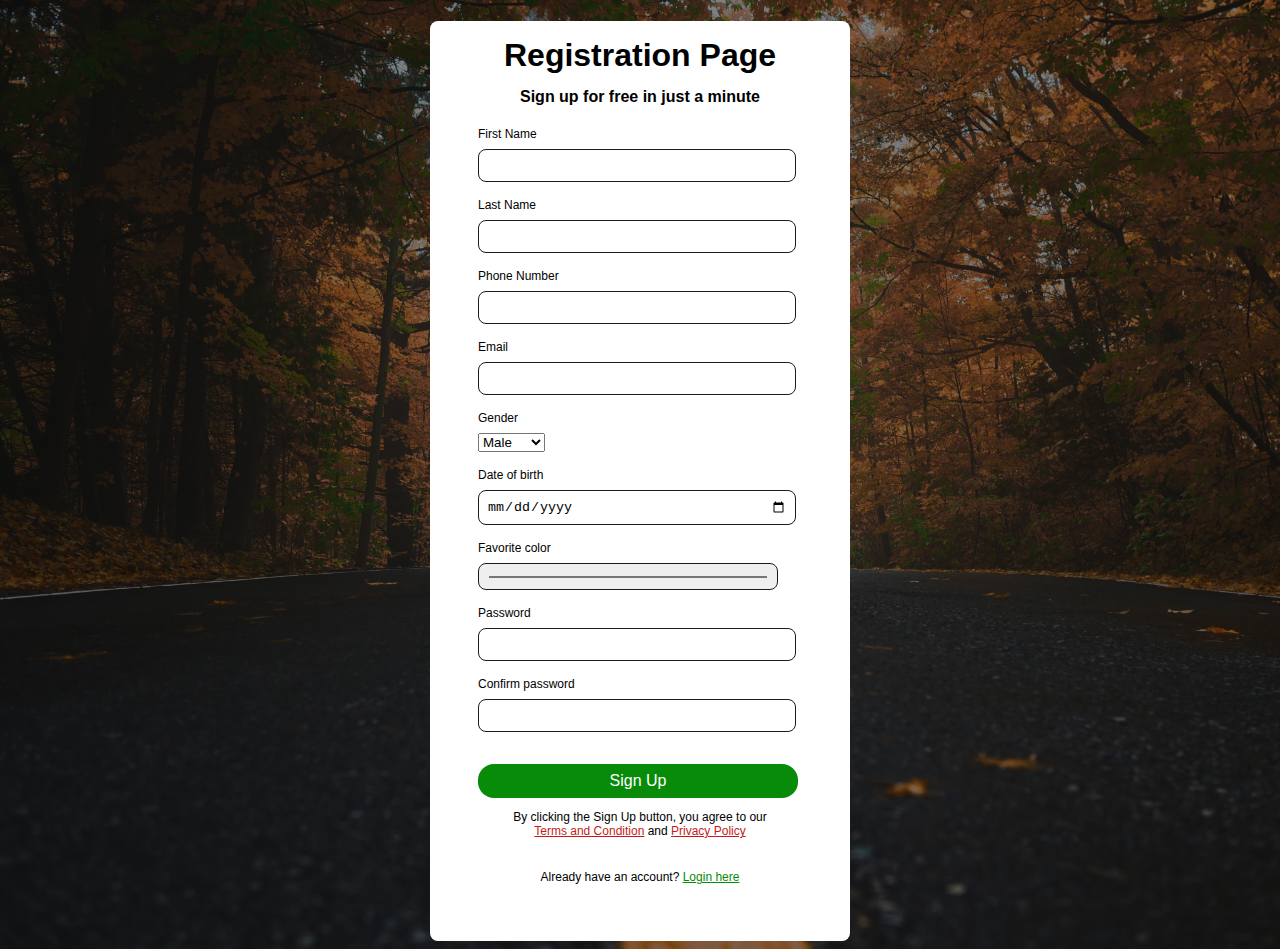
<file: index.html>
<!DOCTYPE html>
<html lang="en">

<head>
  <meta charset="UTF-8">
  <meta http-equiv="X-UA-Compatible" content="IE=edge">
  <meta name="viewport" content="width=device-width, initial-scale=1.0">
  <title>Registration Page</title>
  <link rel="stylesheet" href="style.css">
</head>

<body>
  <div class="signup-box">
    <h1>Registration Page</h1>
    <h4>Sign up for free in just a minute</h4>
    <form action="Successful.html">
      <label for="First Name">First Name</label>
      <input type="text" name="First Name" id="" required>

      <label for="Last Name">Last Name</label>
      <input type="text" name="Last Name" id="" required>

      <label for="Phone number">Phone Number</label>
      <input type="tel" name="Phone Number" id="" required>

      <label for="Email">Email</label>
      <input type="email" name="Email" id="" required>

      <label for="Gender">Gender</label>
      <select name="Gender" id="Gender" required>
        <option value="Male">Male</option>
        <option value="Female">Female</option>
      </select>

      <label for="D.O.B">Date of birth</label>
      <input type="date" min="1960-12-30" max="2022-10-14" name="D.O.B" id="D.O.B" required>

      <label for="Favorite color">Favorite color</label>
      <input type="color" name="Favorite color" id="" required>

      <label for="password">Password</label>
      <input type="password" pattern="(?=.*\d)(?=.*[a-z])(?=.*[A-Z]).{8,}"
        title="Must contain at least one number, one lowercase and one uppercase letter and must be atleast 8 or more characters long,"
        name="password" id="" required>

      <label for="confirm password">Confirm password</label>
      <input type="password" pattern="(?=.*\d)(?=.*[a-z])(?=.*[A-Z]).{8,}"
        title="Must contain at least one number, one lowercase and one uppercase letter and must be atleast 8 or more characters long,"
        name="confirm password" id="" required>

      <input type="submit" class="submit" value="Sign Up">
    </form>

    <p class="TandC">By clicking the Sign Up button, you agree to our <br>
      <a href="#">Terms and Condition</a> and <a href="#">Privacy Policy</a>
    </p>

    <p class="login">Already have an account? <a href="Loginpage.html">Login here</a></p>
  </div>

</body>

</html>
</file>
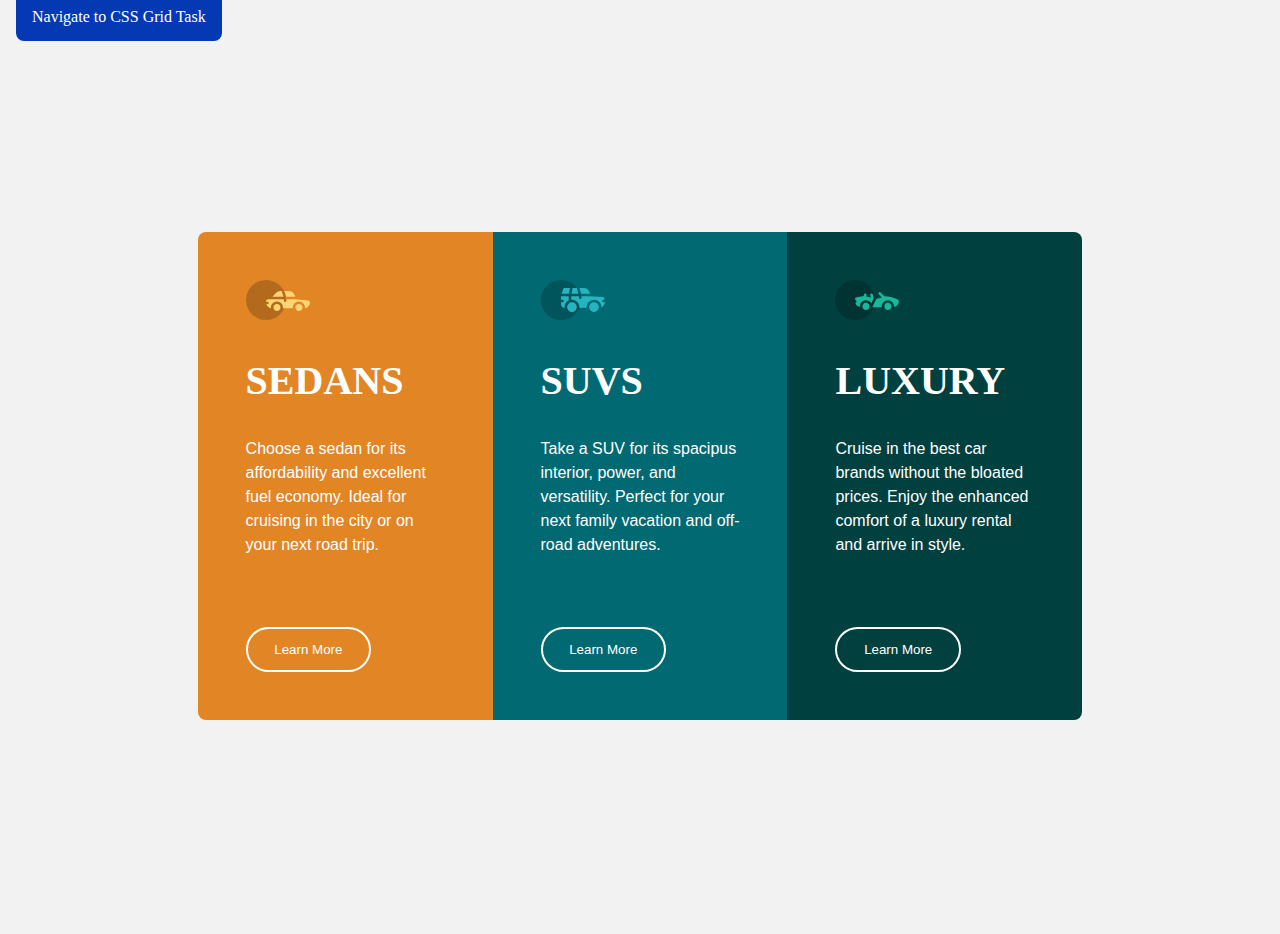
<file: flex.html>
<!DOCTYPE html>
<html lang="en">

<head>
  <meta charset="UTF-8">
  <meta http-equiv="X-UA-Compatible" content="IE=edge">
  <meta name="viewport" content="width=device-width, initial-scale=1.0">
  <title>CSS Flexbox Layout</title>
  <link rel="stylesheet" href="flexgrid.css">
</head>

<body>
  <a id="grid" href="grid.html">Navigate to CSS Grid Task</a>
  <main class="main_content">
    <div class="left_rec">
      <img src="icon-sedans.svg" alt="">
      <h2>SEDANS</h2>
      <P>
        Choose a sedan for its affordability and excellent fuel economy. Ideal for cruising in the city or on your next
        road trip.
      </P>
      <button class="button">Learn More</button>
    </div>

    <div class="centre_rec">
      <img src="icon-suvs.svg" alt="">
      <h2>SUVS</h2>
      <p>
        Take a SUV for its spacipus interior, power, and versatility. Perfect for your next family vacation and off-road
        adventures.
      </p>
      <button class="button">Learn More</button>
    </div>

    <div class="right_rec">
      <img src="icon-luxury.svg" alt="">
      <h2>LUXURY</h2>
      <p>
        Cruise in the best car brands without the bloated prices. Enjoy the enhanced comfort of a luxury rental and
        arrive in style.
      </p>
      <button class=" button">Learn More</button>
  </main>
  </div>
</body>

</html>
</file>
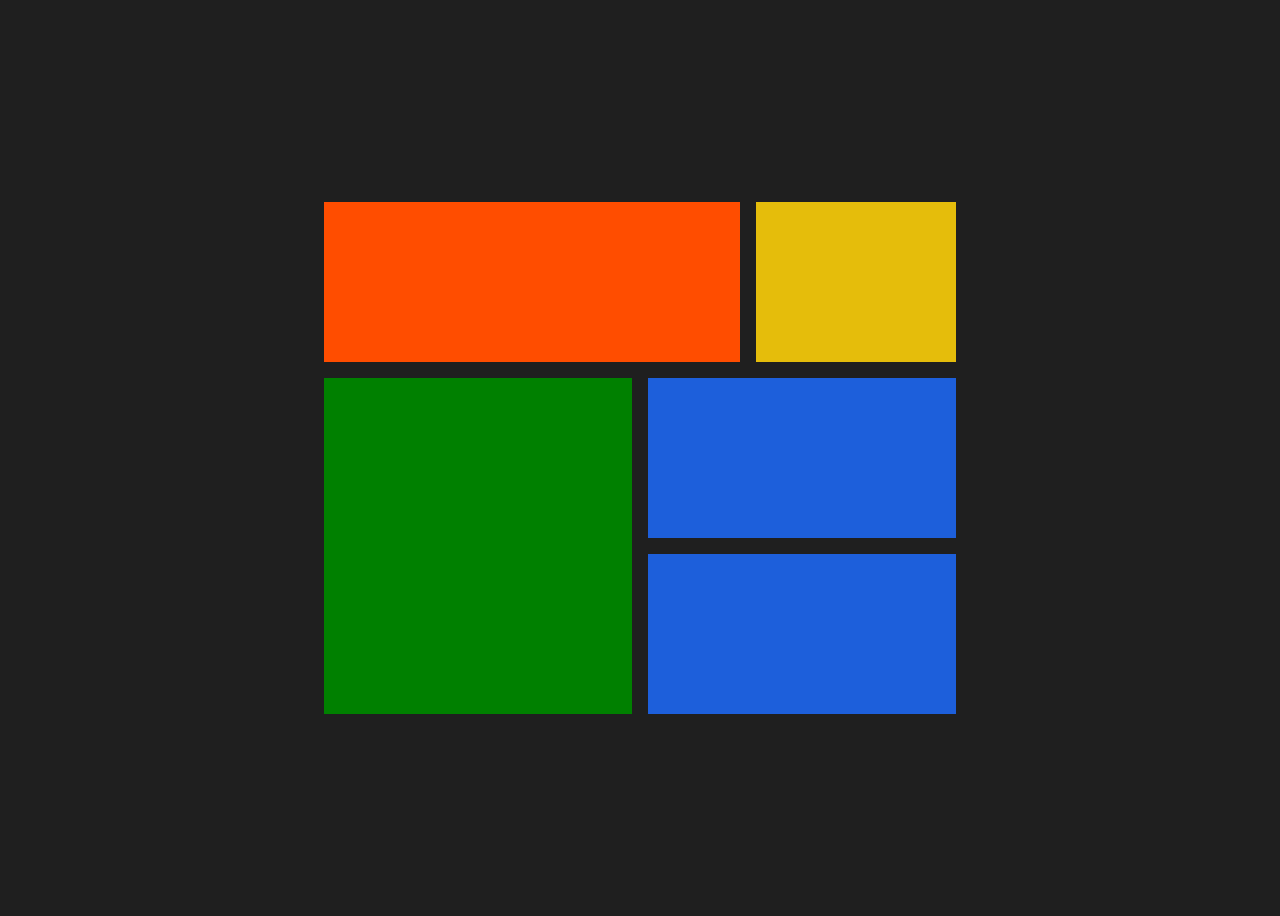
<file: grid.html>
<!DOCTYPE html>
<html lang="en">

<head>
  <meta charset="UTF-8">
  <meta http-equiv="X-UA-Compatible" content="IE=edge">
  <meta name="viewport" content="width=device-width, initial-scale=1.0">
  <title>Grid box</title>
  <link rel="stylesheet" href="grid.css">
</head>

<body>
  <main>
    <div class="box_a"></div>
    <div class="box_b"></div>
    <div class="box_c"></div>
    <div class="box_d"></div>
    <div class="box_e"></div>
  </main>
</body>

</html>
</file>
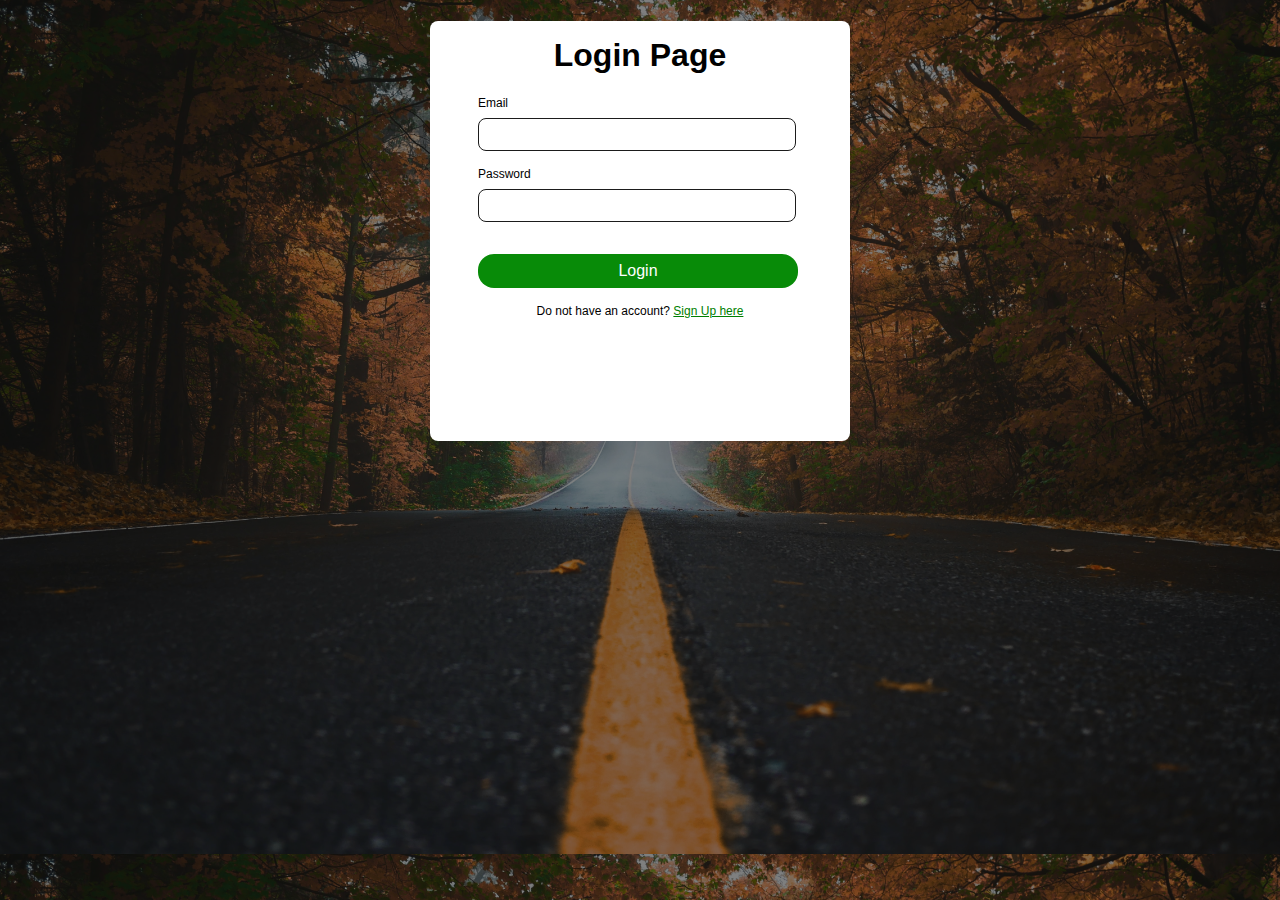
<file: Loginpage.html>
<!DOCTYPE html>
<html lang="en">
<head>
    <meta charset="UTF-8">
    <meta http-equiv="X-UA-Compatible" content="IE=edge">
    <meta name="viewport" content="width=device-width, initial-scale=1.0">
    <title>Login</title>
    <link rel="stylesheet" href="style.css">
</head>
<body>
    <div class="login-box">
        <h1>Login Page</h1>
        <form action="">
            <label for="email">Email</label>
            <input type="email" name="email" id="" required>

            <label for="password">Password</label>
            <input type="password" 
            pattern="(?=.*\d)(?=.*[a-z])(?=.*[A-Z]).{8,}" 
            title="Must contain at least one number, one lowercase and one uppercase letter and must be atleast 8 or more characters long," 
            name="Password" id="" required>
      
            <input class="loginsubmit" type="submit" value="Login">
        </form>

        <p class="SignUp">Do not have an account? <a href="index.html">Sign Up here</a>
        </p>
    </div>
</body>
</html>
</file>
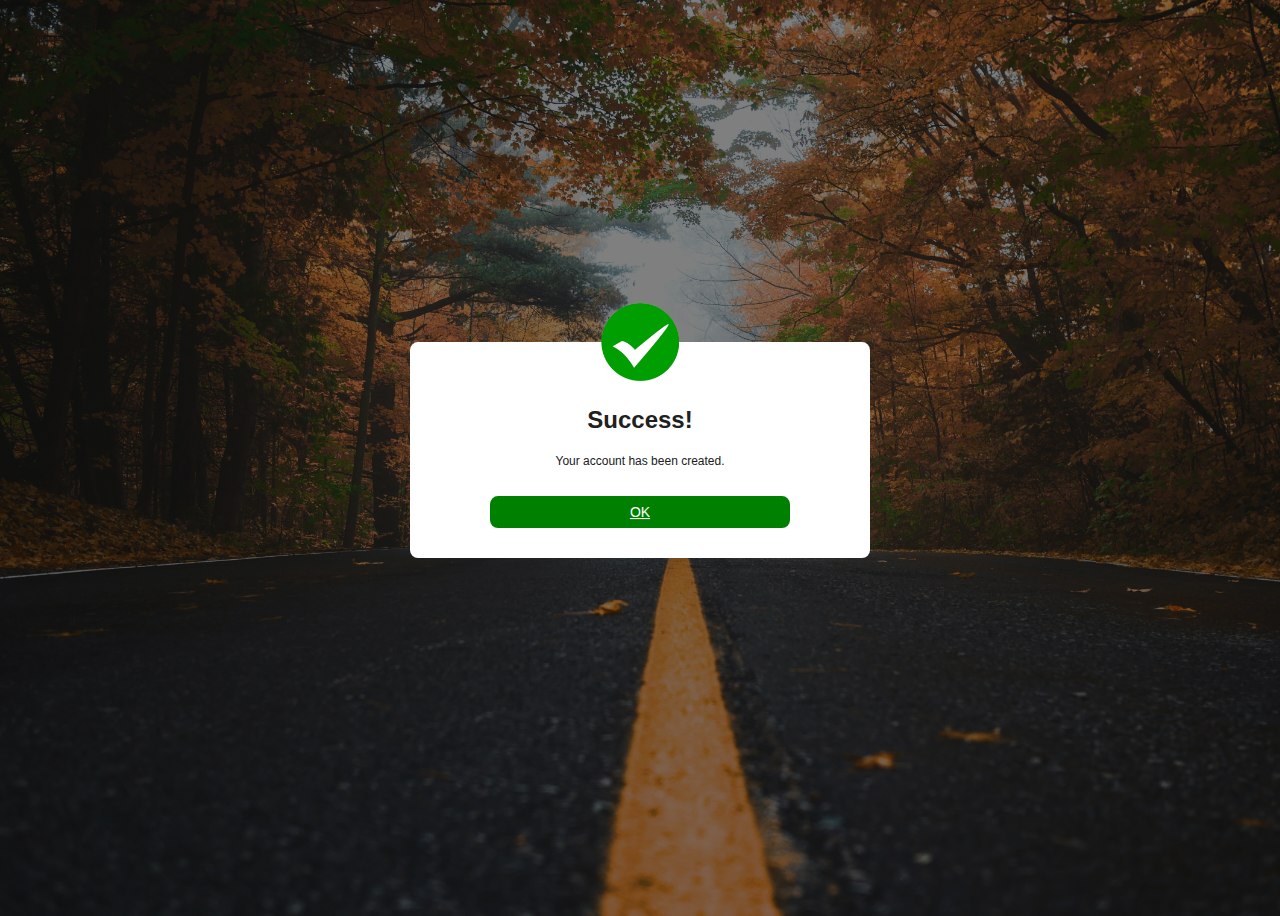
<file: Successful.html>
<!DOCTYPE html>
<html lang="en">

<head>
  <meta charset="UTF-8" />
  <meta http-equiv="X-UA-Compatible" content="IE=edge" />
  <meta name="viewport" content="width=device-width, initial-scale=1.0" />
  <title>Successful Page</title>
  <link rel="stylesheet" href="style.css" />
</head>

<body>
  <div class="container">
    <div class="popup">
      <div>
        <img class="check" src="Check-mark.png" alt="" />
      </div>
      <h2>Success!</h2>
      <p>Your account has been created.</p>
      <button type="button"><a href="index.html">OK</button>
    </div>
  </div>

</body>

</html>
</file>
<file: style.css>
body{
    background-image: linear-gradient(rgba(0,0,0,0.5), rgba(0,0,0,0.5)), url(background3.jpg);
 background-size: cover;
   font-family: 'Montserrat', sans-serif;
}
.signup-box{
   width: 420px;
   height: 920px;
   margin: auto;
   background-color: white;
   border-radius: 8px;
}
h1{
   text-align: center;
   padding-top: 16px;
}
h4{
   text-align: center;
   margin-top: -8px;
}
form{
   width: 300px;
   margin-left: 48px;
   }
form label{
   display: flex;
   margin-top: 16px;
   margin-bottom: 8px;
   font-size: 12px;
}
form input{
   width: 100%;
   padding: 8px;
   border: 1px solid rgb(27, 27, 27);
   border-radius: 8px;  
}
.submit{
   width: 320px;
   margin-top: 32px;
   border: none;
   border-radius: 16px;
   background-color: rgb(8, 139, 8);
   color: white;
   font-size: 16px;
}
p{
   text-align: center;
   font-size: 12px;
}
.TandC a{
   color: rgb(197, 27, 27);
}
.login{
   margin-top: 32px;
}
.login a{
   color: rgb(8, 139, 8);
}


.login-box{
   width: 420px;
   height: 420px;
   margin: auto;
   background-color: white;
   border-radius: 8px;
}
.loginsubmit{
   width: 320px;
   margin-top: 32px;
   border: none;
   border-radius: 16px;
   background-color: rgb(8, 139, 8);
   color: white;
   font-size: 16px;
}
.SignUp{
  margin-top: 16px;
}
.SignUp a{
   color: green;
}

.container{
   width: 100%;
   height: 100vh;
   display: flex;
   align-items: center;
   justify-content: center;
} 
.check{
   width: 80px;
   height: 80px;
   border-radius: 50%;
   box-shadow: #333;
   margin-top: -40px;
}
.popup{
  width: 400px;
  background: white;
  border-radius: 8px;
  position: absolute;
  top: 50%;
  left: 50%;
  transform: translate(-50%,-50%);
  text-align: center;
  padding: 0 30px 30px;
  color: rgb(32, 32, 32);
}
.popup button{
   width: 300px;
   padding: 8px;
   border-radius: 8px;
   border: none;
   margin-top: 16px;
   background-color: green;
   color: rgb(255, 255, 255);
   font-size: 14px;
   cursor: pointer;
}
.container button a{
 color: white;
}

background-color: rgb(7, 9, 54);
</file>
<file: flexgrid.css>
*{
    /* width: auto; */
    padding: 0;
    box-sizing: border-box;
}

body{
    background-color: #f2f2f2;
}

.main_content{
    width: 70%;
    margin: auto;
    display: flex;
    justify-content: center;
    align-items: center;
    height: 100vh;
    flex-direction: row;  
}

h2{
    font-family: Big Shoulders Display;
    font-size: 40px;
}
p{
    font-family: montserrat, sans-serif;
    line-height: 24px;
}

.left_rec{
    width: 100%;
    color: white;
    background-color: #e28525;
    padding: 3em;
    border-radius: 0.5em 0 0 0.5em;
}

.centre_rec{
    width: 100%;
    color: white;
    background-color: #016972;
    padding: 3em;
}

.right_rec{
    width: 100%;
    color: white;
    background-color: #00403f;
    padding: 3em;
    border-radius: 0 0.5em 0.5em 0;
}

.button{
    border-radius: 3em;
    border: 2px solid rgb(255, 255, 255);
    padding: 1em 2em;
    background-color: transparent;
    color: white;
    margin-top: 4em;
    cursor: pointer;
}

#grid{
/*   position: relative; */
  color: white;
  text-decoration: none;
  width: 30%;
  padding: 1em 1em;
  background-color: #0539b3;
  cursor: pointer;
  border-radius: 8px;
  right:8px;
  margin: 8px 0 0 8px;
  margin-top: 8px;
}
</file>
<file: grid.css>
*{
    padding: 0;
    box-sizing: border-box;
}

body{
    background-color: rgb(31, 31, 31);
    text-align: center;
    min-height: 100vh;
    /* justify-content: center;
    align-items: center; */
    display: flex;
    /* place-items: center; */
}

main{
    display: grid;
    grid-template-areas: 
    'a a a a b b'
    'c c c d d d'
    'c c c e e e'
    ;
    gap: 16px;
    width: 50%;
    margin: auto;    
}

main div{
    height: 10em;
}

.box_a{
    background-color: rgb(255, 77, 0);
    grid-area: a;
}

.box_b{
    background-color: rgb(229, 189, 11);
    grid-area: b;
}

.box_c{
    background-color: green;
    grid-area: c;
    height: auto;
}

.box_d{
    background-color: rgb(29, 95, 219);
    grid-area: d;
}

.box_e{
    background-color: rgb(29, 95, 219);
    grid-area: e;
    
}
</file>
